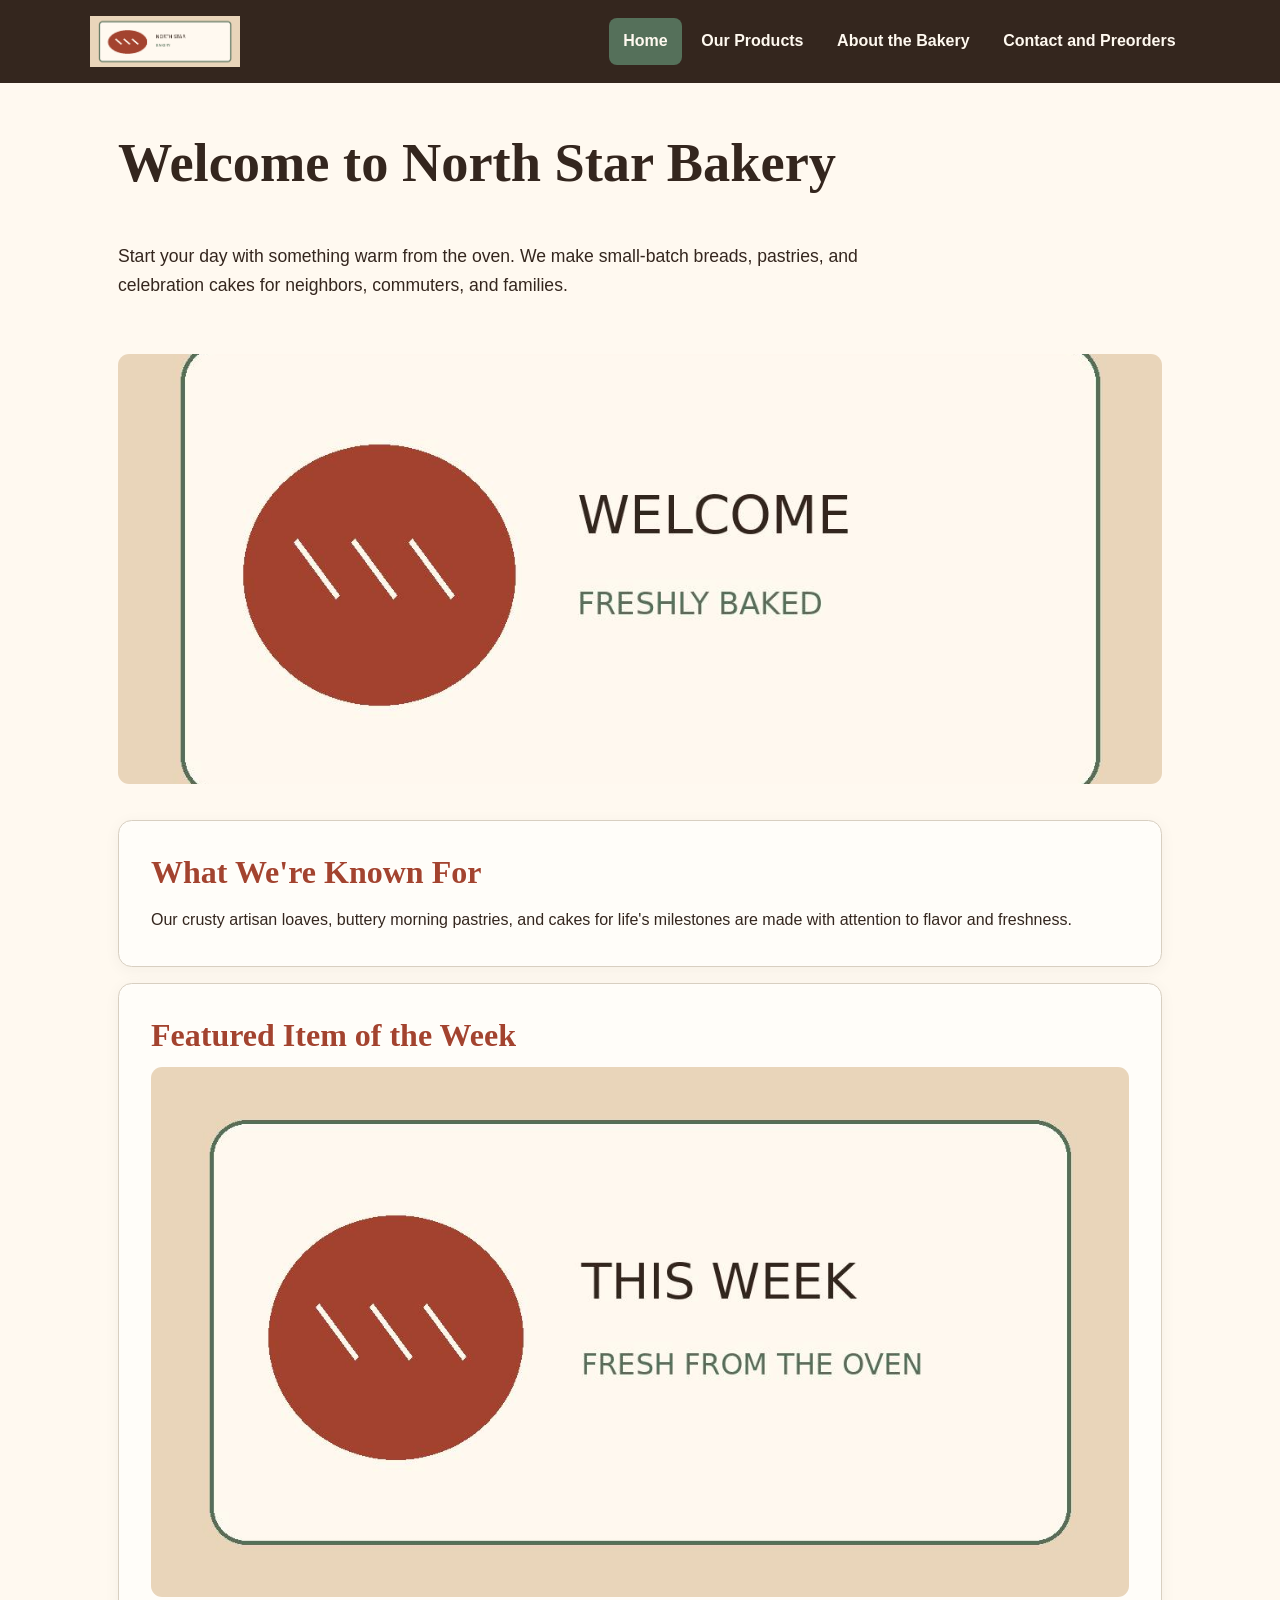
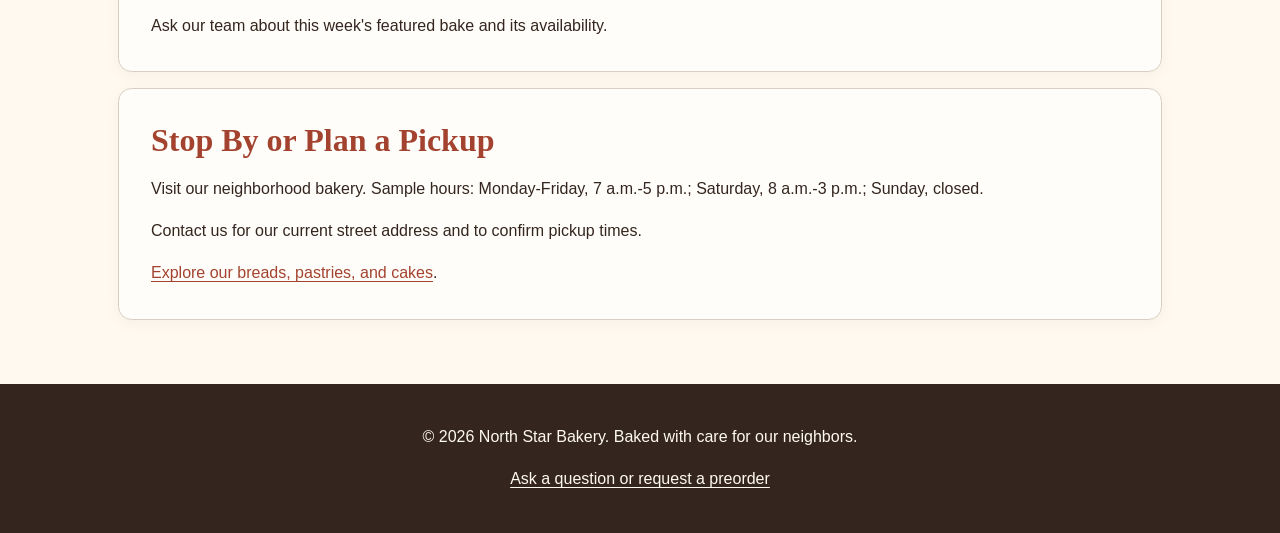
<file: index.html>
<!DOCTYPE html>

<html lang="en">
<head>
<meta charset="utf-8"/>
<meta content="width=device-width, initial-scale=1.0" name="viewport"/>
<title>Home | North Star Bakery</title>
<link href="styles.css" rel="stylesheet"/></head>
<body>
<header class="site-header">
<img alt="North Star Bakery logo" class="brand-logo" src="media/bakery-logo.png" width="180"/>
<nav aria-label="Main navigation">
<ul>
<li><a aria-current="page" href="index.html">Home</a></li>
<li><a href="products.html">Our Products</a></li>
<li><a href="about.html">About the Bakery</a></li>
<li><a href="contact.html">Contact and Preorders</a></li>
</ul>
</nav>
</header>
<main class="container">
<h1 class="page-title">Welcome to North Star Bakery</h1>
<p>Start your day with something warm from the oven. We make small-batch breads,
      pastries, and celebration cakes for neighbors, commuters, and families.</p>
<img alt="Front entrance of North Star Bakery welcoming neighborhood visitors" loading="lazy" src="media/bakery-storefront.jpg" width="600"/>
<section class="panel">
<h2>What We're Known For</h2>
<p>Our crusty artisan loaves, buttery morning pastries, and cakes for life's
        milestones are made with attention to flavor and freshness.</p>
</section>
<section class="panel">
<h2>Featured Item of the Week</h2>
<picture>
<source media="(max-width: 600px)" srcset="media/bakery-feature-small.jpg"/>
<img alt="This week's freshly baked featured treat from North Star Bakery" loading="lazy" src="media/bakery-feature-large.jpg" width="650"/>
</picture>
<p>Ask our team about this week's featured bake and its availability.</p>
</section>
<section class="panel">
<h2>Stop By or Plan a Pickup</h2>
<p>Visit our neighborhood bakery. Sample hours: Monday-Friday, 7 a.m.-5 p.m.;
        Saturday, 8 a.m.-3 p.m.; Sunday, closed.</p>
<p>Contact us for our current street address and to confirm pickup times.</p>
<p><a href="products.html">Explore our breads, pastries, and cakes</a>.</p>
</section>
</main>
<footer class="site-footer">
<p>© 2026 North Star Bakery. Baked with care for our neighbors.</p>
<p><a href="contact.html">Ask a question or request a preorder</a></p>
</footer>
</body>
</html>
</file>
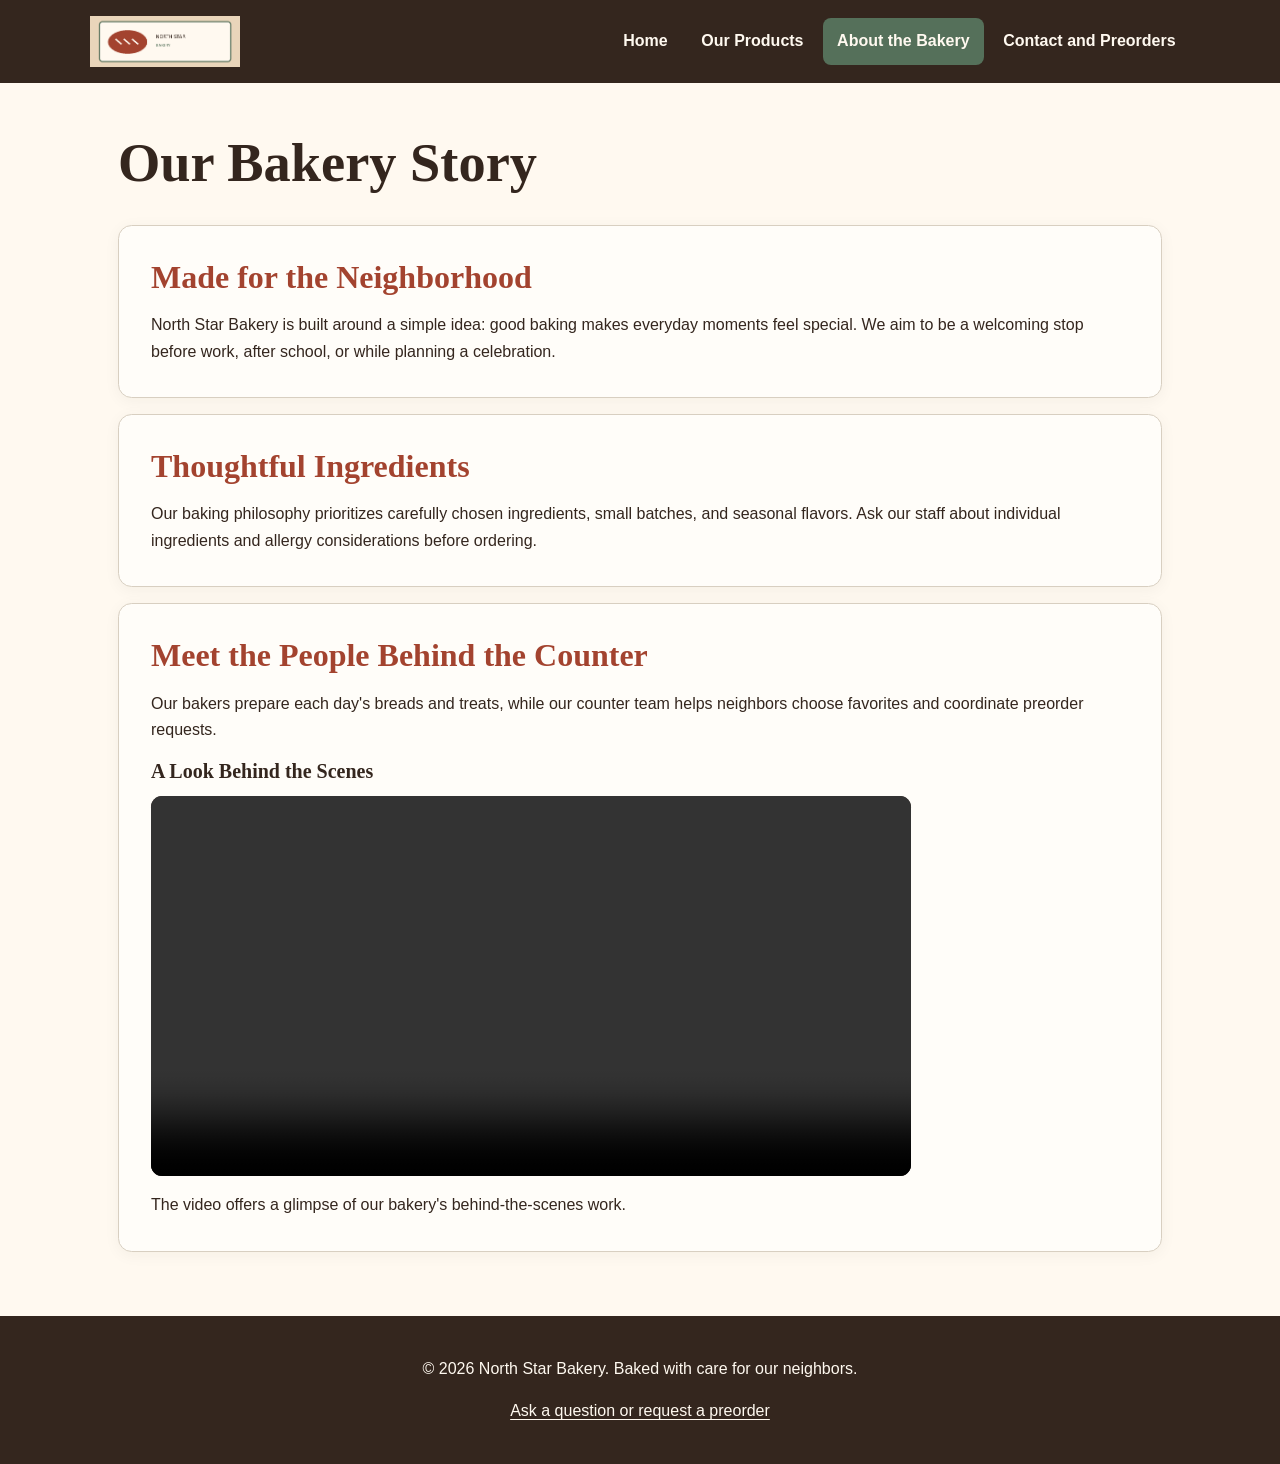
<file: about.html>
<!DOCTYPE html>

<html lang="en">
<head>
<meta charset="utf-8"/>
<meta content="width=device-width, initial-scale=1.0" name="viewport"/>
<title>About Us | North Star Bakery</title>
<link href="styles.css" rel="stylesheet"/></head>
<body>
<header class="site-header">
<img alt="North Star Bakery logo" class="brand-logo" src="media/bakery-logo.png" width="180"/>
<nav aria-label="Main navigation">
<ul>
<li><a href="index.html">Home</a></li>
<li><a href="products.html">Our Products</a></li>
<li><a aria-current="page" href="about.html">About the Bakery</a></li>
<li><a href="contact.html">Contact and Preorders</a></li>
</ul>
</nav>
</header>
<main class="container">
<h1>Our Bakery Story</h1>
<section class="panel">
<h2>Made for the Neighborhood</h2>
<p>North Star Bakery is built around a simple idea: good baking makes everyday
        moments feel special. We aim to be a welcoming stop before work, after
        school, or while planning a celebration.</p>
</section>
<section class="panel">
<h2>Thoughtful Ingredients</h2>
<p>Our baking philosophy prioritizes carefully chosen ingredients, small
        batches, and seasonal flavors. Ask our staff about individual ingredients
        and allergy considerations before ordering.</p>
</section>
<section class="panel">
<h2>Meet the People Behind the Counter</h2>
<p>Our bakers prepare each day's breads and treats, while our counter team
        helps neighbors choose favorites and coordinate preorder requests.</p>
<h3>A Look Behind the Scenes</h3>
<video controls="" preload="metadata" width="600">
<source src="media/bakery-behind-scenes.mp4" type="video/mp4"/>
        Your browser does not support HTML video. Please contact the bakery
        to learn more about our baking process.
      </video>
<p>The video offers a glimpse of our bakery's behind-the-scenes work.</p>
</section>
</main>
<footer class="site-footer">
<p>© 2026 North Star Bakery. Baked with care for our neighbors.</p>
<p><a href="contact.html">Ask a question or request a preorder</a></p>
</footer>
</body>
</html>
</file>
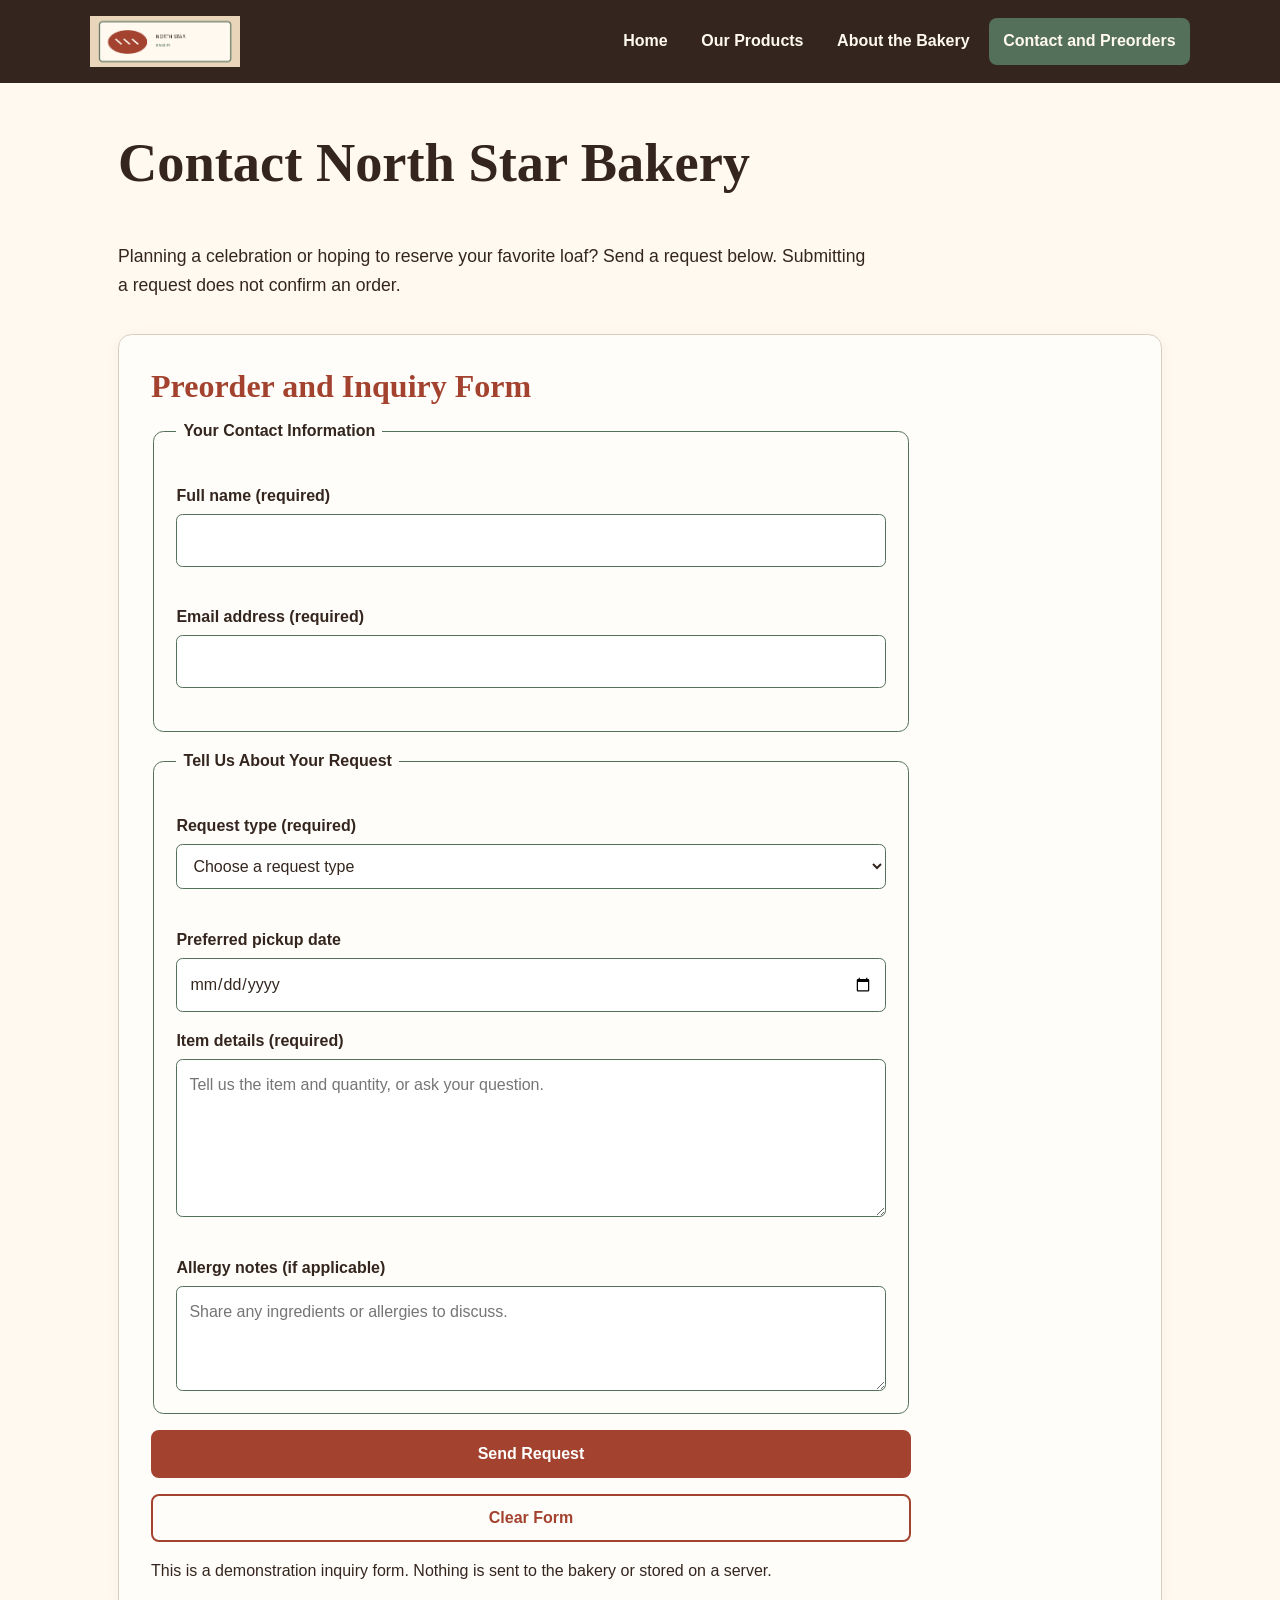
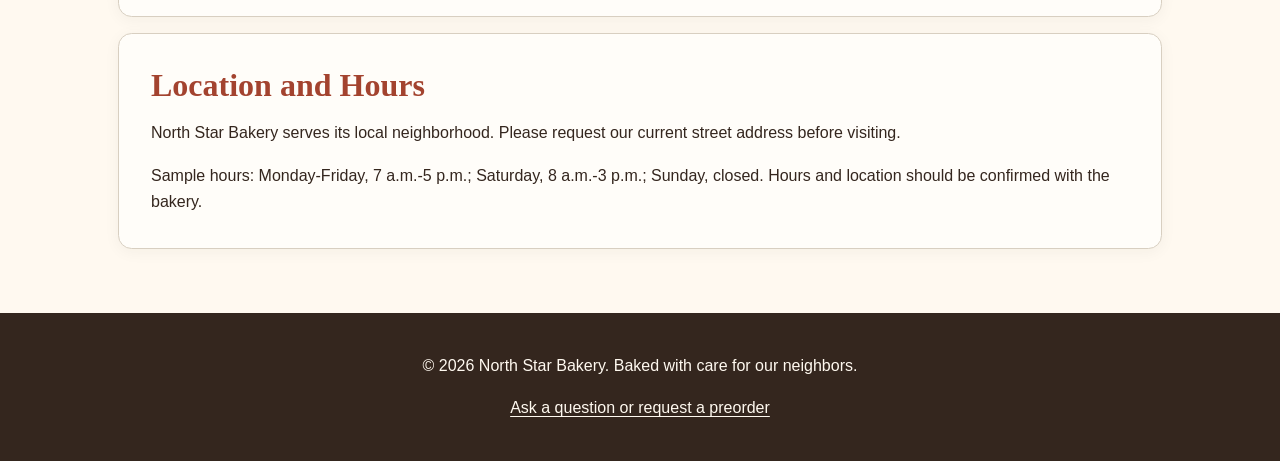
<file: contact.html>
<!DOCTYPE html>

<html lang="en">
<head>
<meta charset="utf-8"/>
<meta content="width=device-width, initial-scale=1.0" name="viewport"/>
<title>Contact and Preorders | North Star Bakery</title>
<link href="styles.css" rel="stylesheet"/><script defer="" src="script.js"></script></head>
<body>
<header class="site-header">
<img alt="North Star Bakery logo" class="brand-logo" src="media/bakery-logo.png" width="180"/>
<nav aria-label="Main navigation">
<ul>
<li><a href="index.html">Home</a></li>
<li><a href="products.html">Our Products</a></li>
<li><a href="about.html">About the Bakery</a></li>
<li><a aria-current="page" href="contact.html">Contact and Preorders</a></li>
</ul>
</nav>
</header>
<main class="container">
<h1>Contact North Star Bakery</h1>
<p>Planning a celebration or hoping to reserve your favorite loaf? Send a
      request below. Submitting a request does not confirm an order.</p>
<section class="panel">
<h2>Preorder and Inquiry Form</h2>
<form action="#" class="contact-form" id="preorder-form" method="post" novalidate="novalidate">
<fieldset>
<legend>Your Contact Information</legend>
<p><label for="full-name">Full name (required)</label>
<input aria-describedby="full-name-error" aria-invalid="false" autocomplete="name" id="full-name" minlength="2" name="full_name" required="" type="text"/><span aria-live="polite" class="field-error" id="full-name-error"></span></p>
<p><label for="email">Email address (required)</label>
<input aria-describedby="email-error" aria-invalid="false" autocomplete="email" id="email" name="email" required="" type="email"/><span aria-live="polite" class="field-error" id="email-error"></span></p>
</fieldset>
<fieldset>
<legend>Tell Us About Your Request</legend>
<p><label for="request-type">Request type (required)</label>
<select aria-describedby="request-type-error" aria-invalid="false" id="request-type" name="request_type" required="">
<option value="">Choose a request type</option>
<option value="preorder">Preorder</option>
<option value="question">General question</option>
</select><span aria-live="polite" class="field-error" id="request-type-error"></span></p>
<p><label for="pickup-date">Preferred pickup date</label>
<input id="pickup-date" name="pickup_date" type="date"/></p>
<p aria-live="polite" class="small-note" id="saved-favorites-note" role="status"></p><p><label for="item-details">Item details (required)</label>
<textarea aria-describedby="item-details-error" aria-invalid="false" id="item-details" minlength="10" name="item_details" placeholder="Tell us the item and quantity, or ask your question." required="" rows="5"></textarea><span aria-live="polite" class="field-error" id="item-details-error"></span></p>
<p><label for="allergy-notes">Allergy notes (if applicable)</label>
<textarea id="allergy-notes" name="allergy_notes" placeholder="Share any ingredients or allergies to discuss." rows="3"></textarea></p>
</fieldset>
<button type="submit">Send Request</button>
<button type="reset">Clear Form</button>
</form><p aria-live="polite" class="form-message" id="form-message" role="status"></p>
<p>This is a demonstration inquiry form. Nothing is sent to the bakery or stored on a server.</p>
</section>
<section class="panel">
<h2>Location and Hours</h2>
<p>North Star Bakery serves its local neighborhood. Please request our
        current street address before visiting.</p>
<p>Sample hours: Monday-Friday, 7 a.m.-5 p.m.; Saturday, 8 a.m.-3 p.m.;
        Sunday, closed. Hours and location should be confirmed with the bakery.</p>
</section>
</main>
<footer class="site-footer">
<p>© 2026 North Star Bakery. Baked with care for our neighbors.</p>
<p><a href="contact.html">Ask a question or request a preorder</a></p>
</footer>
</body>
</html>
</file>
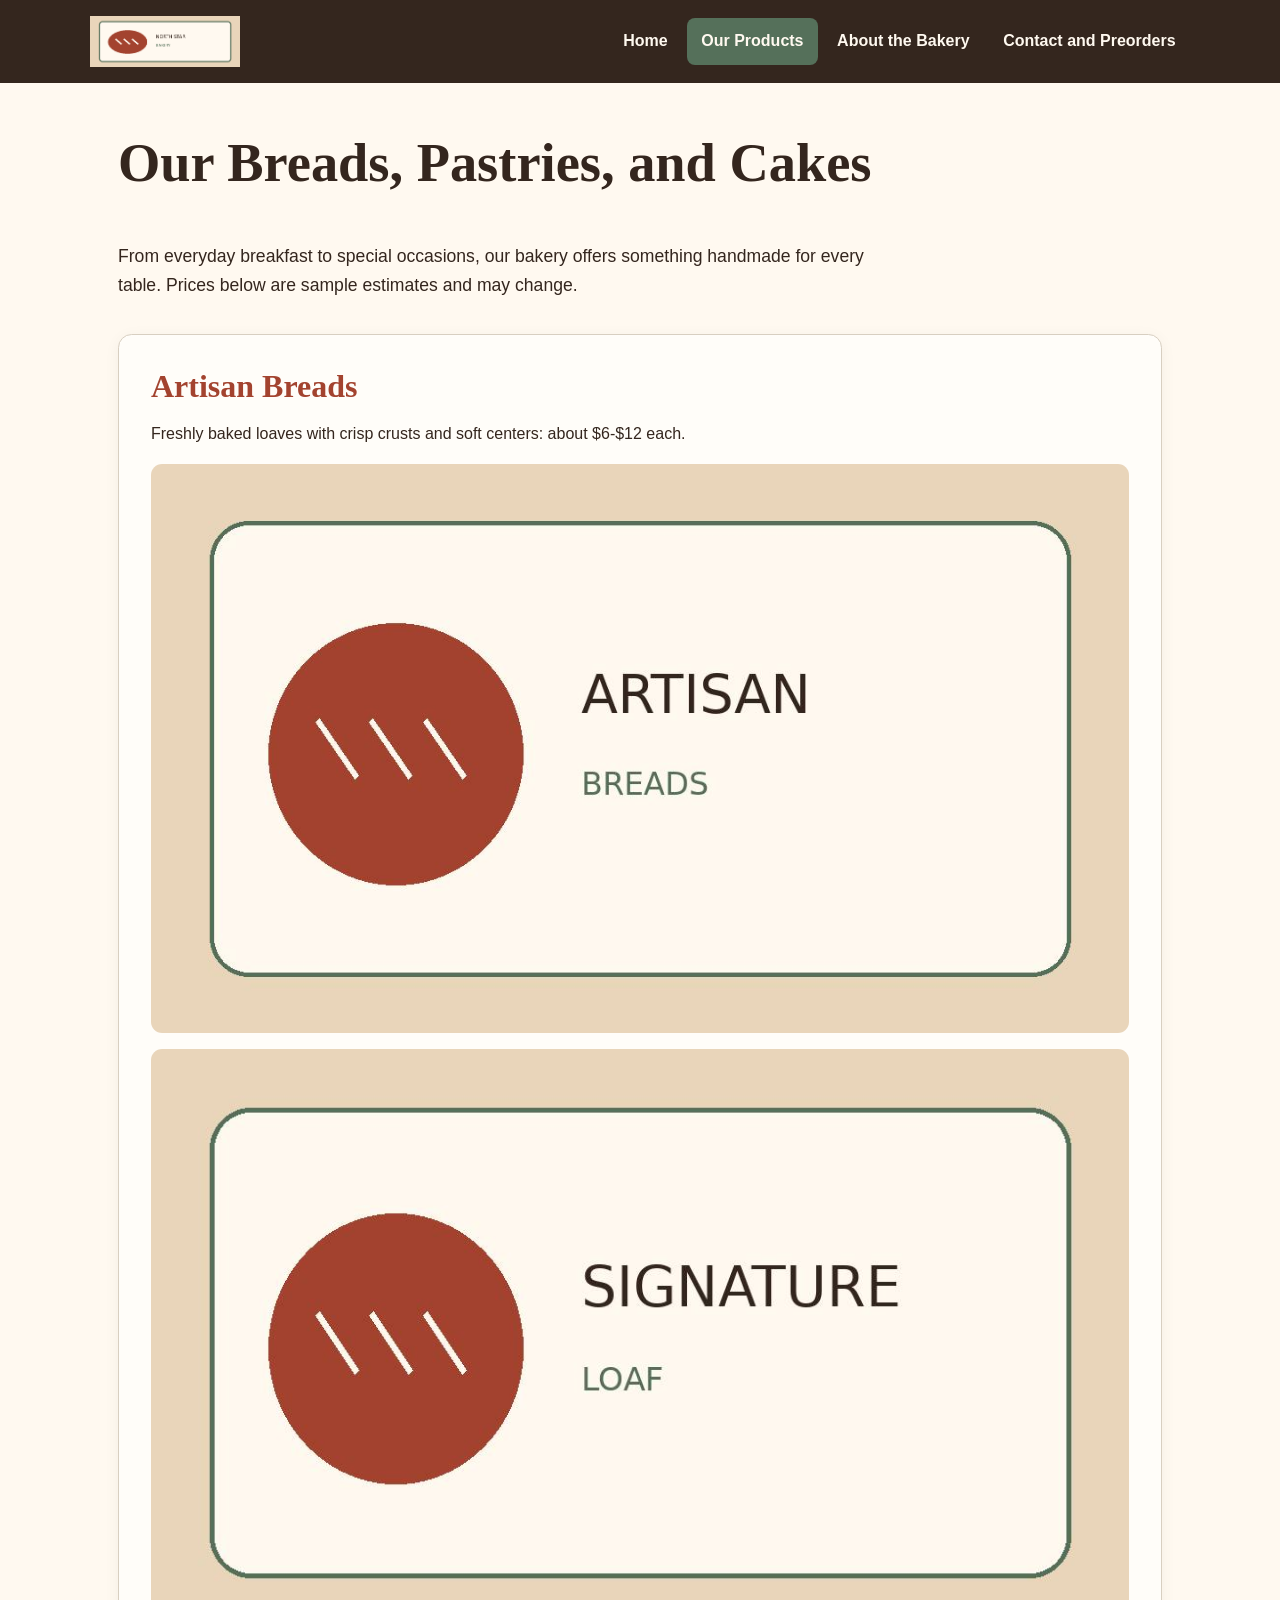
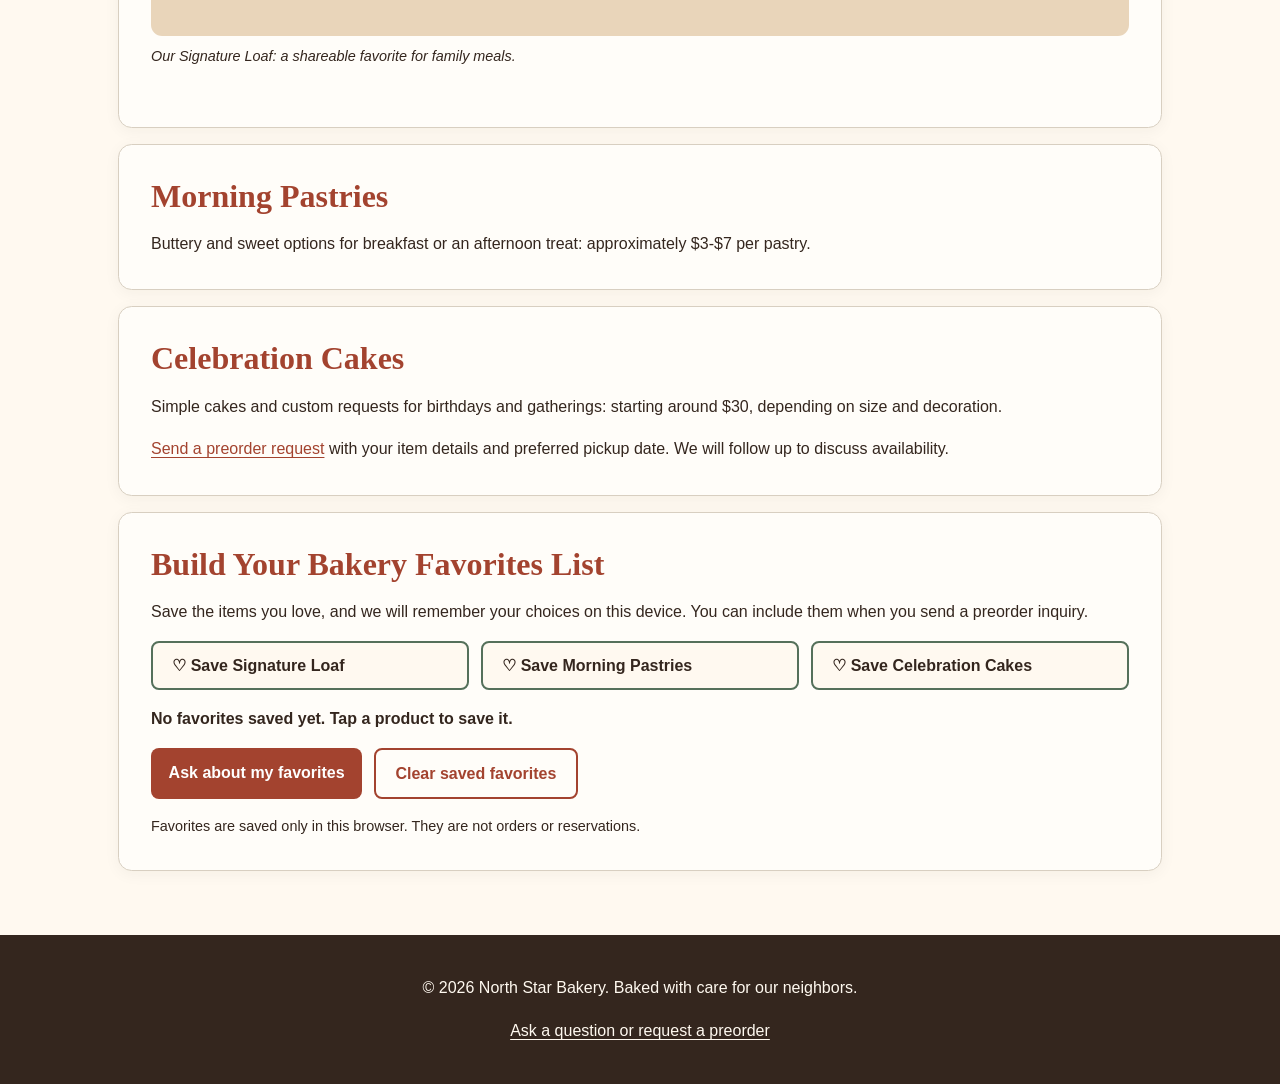
<file: products.html>
<!DOCTYPE html>

<html lang="en">
<head>
<meta charset="utf-8"/>
<meta content="width=device-width, initial-scale=1.0" name="viewport"/>
<title>Our Products | North Star Bakery</title>
<link href="styles.css" rel="stylesheet"/><script defer="" src="script.js"></script></head>
<body>
<header class="site-header">
<img alt="North Star Bakery logo" class="brand-logo" src="media/bakery-logo.png" width="180"/>
<nav aria-label="Main navigation">
<ul>
<li><a href="index.html">Home</a></li>
<li><a aria-current="page" href="products.html">Our Products</a></li>
<li><a href="about.html">About the Bakery</a></li>
<li><a href="contact.html">Contact and Preorders</a></li>
</ul>
</nav>
</header>
<main class="container">
<h1>Our Breads, Pastries, and Cakes</h1>
<p>From everyday breakfast to special occasions, our bakery offers something
      handmade for every table. Prices below are sample estimates and may change.</p>
<section class="panel">
<h2>Artisan Breads</h2>
<p>Freshly baked loaves with crisp crusts and soft centers: about $6-$12 each.</p>
<img alt="Selection of artisan bread loaves baked at North Star Bakery" loading="lazy" src="media/bakery-bread.jpg" width="550"/>
<figure>
<img alt="North Star Bakery signature artisan loaf with a golden crust" loading="lazy" src="media/bakery-signature-loaf.jpg" width="500"/>
<figcaption>Our Signature Loaf: a shareable favorite for family meals.</figcaption>
</figure>
</section>
<section class="panel">
<h2>Morning Pastries</h2>
<p>Buttery and sweet options for breakfast or an afternoon treat:
        approximately $3-$7 per pastry.</p>
</section>
<section class="panel">
<h2>Celebration Cakes</h2>
<p>Simple cakes and custom requests for birthdays and gatherings:
        starting around $30, depending on size and decoration.</p>
<p><a href="contact.html">Send a preorder request</a> with your item details
        and preferred pickup date. We will follow up to discuss availability.</p>
</section>
<section aria-labelledby="favorites-heading" class="panel favorites-panel"><h2 id="favorites-heading">Build Your Bakery Favorites List</h2><p>Save the items you love, and we will remember your choices on this device. You can include them when you send a preorder inquiry.</p><div aria-label="Bakery products to save" class="favorite-options" role="group"><button aria-pressed="false" class="favorite-button" data-product="signature-loaf" type="button">♡ Save Signature Loaf</button><button aria-pressed="false" class="favorite-button" data-product="morning-pastry" type="button">♡ Save Morning Pastries</button><button aria-pressed="false" class="favorite-button" data-product="celebration-cake" type="button">♡ Save Celebration Cakes</button></div><p aria-live="polite" class="favorite-summary" id="favorite-summary" role="status">Loading your favorites…</p><div class="favorite-actions"><a class="action-link" href="contact.html">Ask about my favorites</a><button class="secondary-button" id="clear-favorites" type="button">Clear saved favorites</button></div><p class="small-note">Favorites are saved only in this browser. They are not orders or reservations.</p></section></main>
<footer class="site-footer">
<p>© 2026 North Star Bakery. Baked with care for our neighbors.</p>
<p><a href="contact.html">Ask a question or request a preorder</a></p>
</footer>
</body>
</html>
</file>
<file: styles.css>
/* North Star Bakery | Touchstone 3 — mobile-first, shared design system */
:root { --cream:#FFF9F0; --espresso:#34261E; --rust:#A3432F; --sage:#55705A; }
* { box-sizing:border-box; }
html { scroll-behavior:smooth; }
body { margin:0; background:var(--cream); color:var(--espresso); font-family:Arial,Helvetica,sans-serif; font-size:1rem; line-height:1.65; }
a { color:var(--rust); text-underline-offset:.2em; }
a:hover { color:var(--sage); }
a:focus-visible, button:focus-visible, input:focus-visible, select:focus-visible, textarea:focus-visible { outline:3px solid var(--sage); outline-offset:3px; }
.site-header { padding:1rem max(1rem,calc((100vw - 1100px)/2)); display:flex; flex-direction:column; align-items:center; gap:.6rem; background:var(--espresso); color:var(--cream); }
.brand-logo { display:block; max-width:150px; height:auto; }
nav { width:100%; }
nav ul { display:flex; flex-direction:column; align-items:stretch; gap:.3rem; padding:0; margin:0; list-style:none; }
nav a { display:block; padding:.65rem .9rem; color:var(--cream); text-align:center; font-weight:700; text-decoration:none; border-radius:.5rem; }
nav a:hover, nav a:focus-visible, nav a[aria-current=page] { background:var(--sage); color:var(--cream); }
.container { max-width:1100px; margin:auto; padding:2rem 1rem 3rem; }
h1,h2,h3 { font-family:Georgia,'Times New Roman',serif; line-height:1.2; margin:0 0 .8rem; }
h1 { font-size:clamp(2rem,5vw,3.4rem); }
h2 { font-size:clamp(1.45rem,3vw,2rem); color:var(--rust); }
h3 { font-size:1.25rem; }
main>p:first-of-type { max-width:760px; font-size:1.1rem; }
main>img, picture img, figure img, section>img, video { display:block; width:100%; max-width:100%; height:auto; border-radius:.7rem; }
main>img { max-height:430px; object-fit:cover; margin:1.25rem 0; }
main { display:flex; flex-direction:column; gap:1rem; }
.panel { padding:1.3rem; border:1px solid #D8CFC1; border-radius:.85rem; background:#FFFDF9; box-shadow:0 3px 16px #34261E0C; }
.panel p:last-child { margin-bottom:0; }
figure { margin:1rem 0; }
figcaption { padding:.6rem 0; font-size:.9rem; font-style:italic; }
video { background:var(--espresso); max-width:760px; }
.contact-form { display:flex; flex-direction:column; gap:1rem; }
fieldset { min-width:0; padding:1rem; border:1px solid var(--sage); border-radius:.65rem; }
legend { padding:0 .45rem; color:var(--espresso); font-weight:700; }
label { display:block; font-weight:700; margin-bottom:.3rem; }
input, textarea, select { display:block; width:100%; padding:.75rem; font:inherit; color:var(--espresso); background:white; border:1px solid var(--sage); border-radius:.4rem; }
textarea { resize:vertical; }
button { cursor:pointer; padding:.8rem 1.2rem; border:2px solid var(--rust); border-radius:.5rem; background:var(--rust); color:white; font:700 1rem Arial,Helvetica,sans-serif; }
button[type=reset] { background:transparent; color:var(--rust); }
button:hover { filter:brightness(.92); }
.site-footer { background:var(--espresso); color:var(--cream); padding:1.5rem 1rem; text-align:center; }
.site-footer a { color:var(--cream); }
@media (min-width:720px) {
 .site-header { flex-direction:row; justify-content:space-between; gap:1.5rem; }
 nav { width:auto; }
 nav ul { flex-direction:row; flex-wrap:wrap; justify-content:flex-end; gap:.3rem; }
 .container { padding:3rem 1.75rem 4rem; }
 .panel { padding:2rem; }
 .contact-form { max-width:760px; }
 .contact-form fieldset { padding:1.4rem; }
}
@media (max-width:360px) { .container { padding-inline:.75rem; } .panel { padding:1rem; } }
@media (prefers-reduced-motion:reduce) { html { scroll-behavior:auto; } }

/* Touchstone 4: accessible favorites and form feedback */
.favorite-options,.favorite-actions{display:flex;flex-direction:column;gap:.75rem;margin:1rem 0}
.favorite-button{background:var(--cream);color:var(--espresso);border:2px solid var(--sage);text-align:left}
.favorite-button[aria-pressed="true"]{background:var(--sage);color:white}
.favorite-summary{font-weight:700}
.action-link{display:inline-block;padding:.75rem 1.1rem;background:var(--rust);color:white;border-radius:.5rem;font-weight:700;text-decoration:none;text-align:center}
.action-link:hover{color:white;filter:brightness(.92)}
.secondary-button{background:transparent;color:var(--rust)}
.small-note{font-size:.9rem}
.field-error{display:block;min-height:1.15em;margin-top:.3rem;font-size:.9rem;font-weight:700;color:#8C2F20}
[aria-invalid="true"]{border:2px solid #8C2F20}
.form-message{font-weight:700}
@media(min-width:720px){.favorite-options,.favorite-actions{flex-direction:row;flex-wrap:wrap}.favorite-options>*{flex:1}}
</file>
